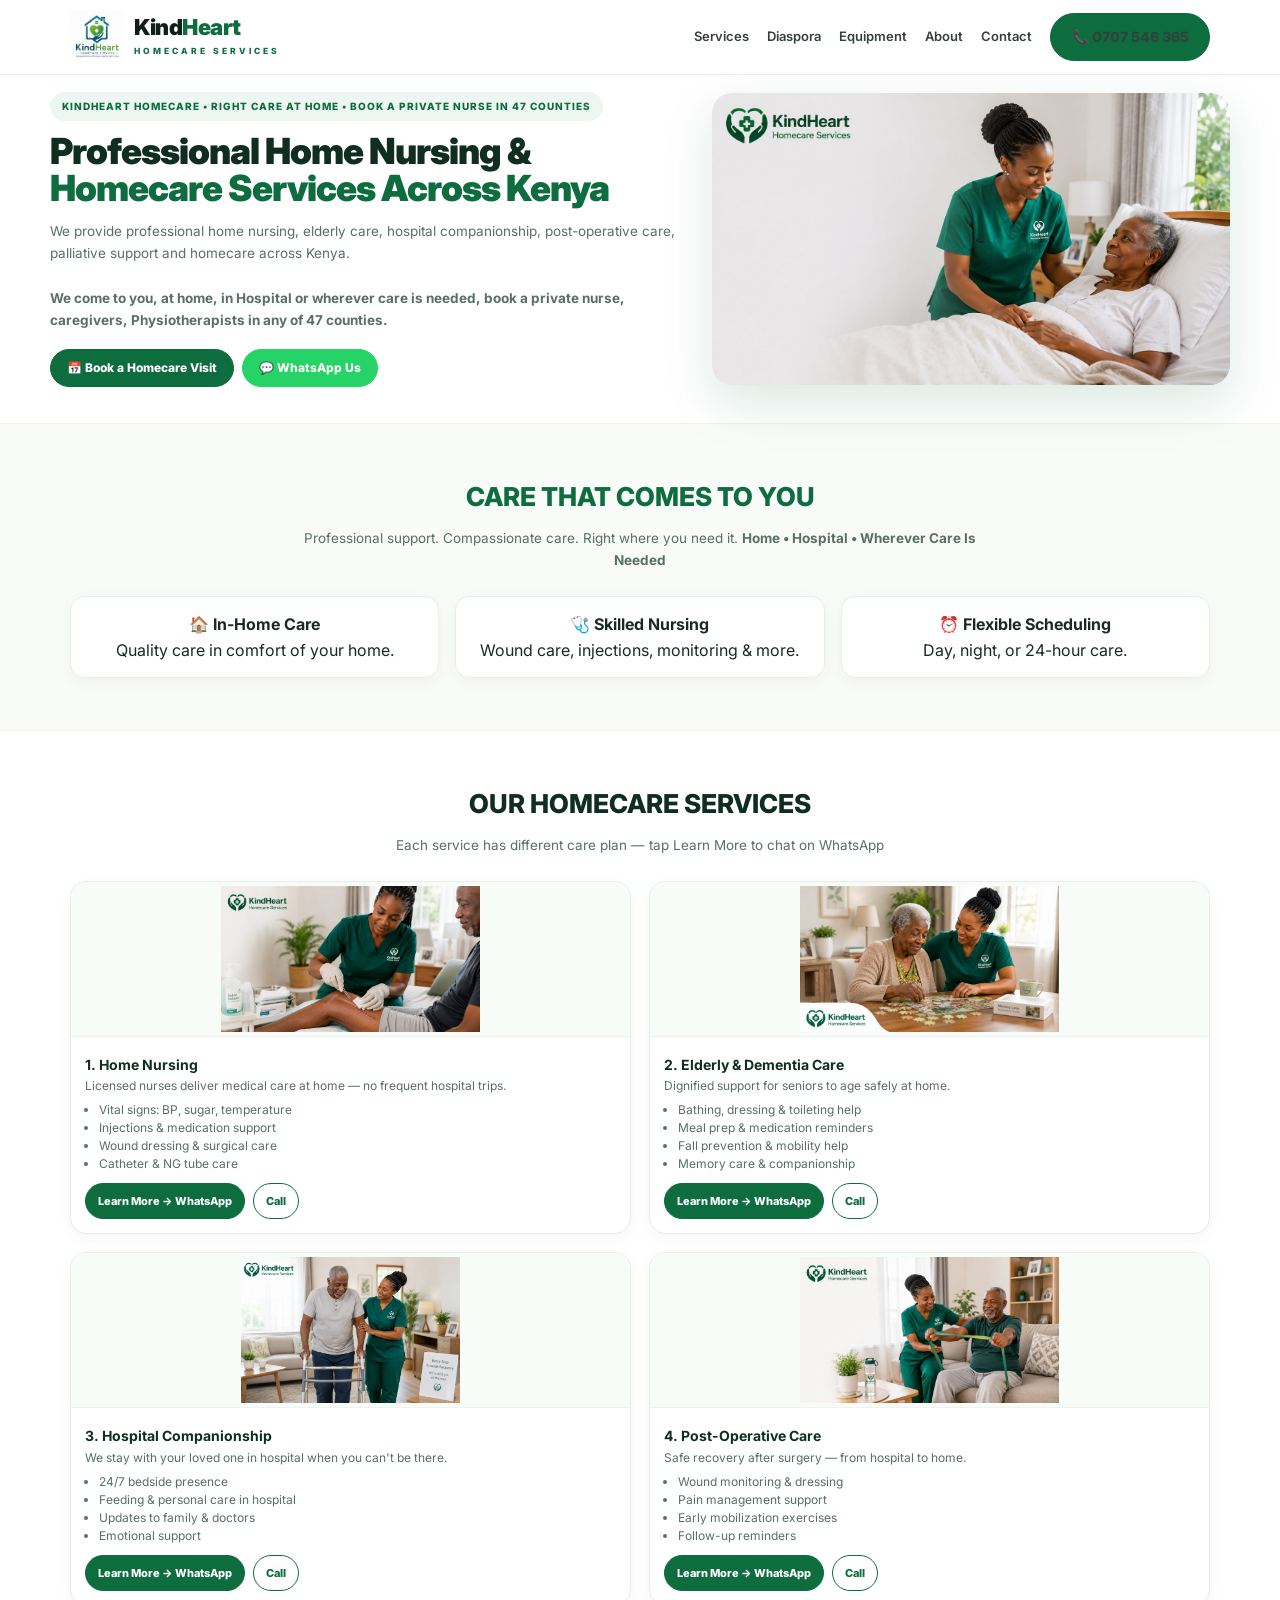
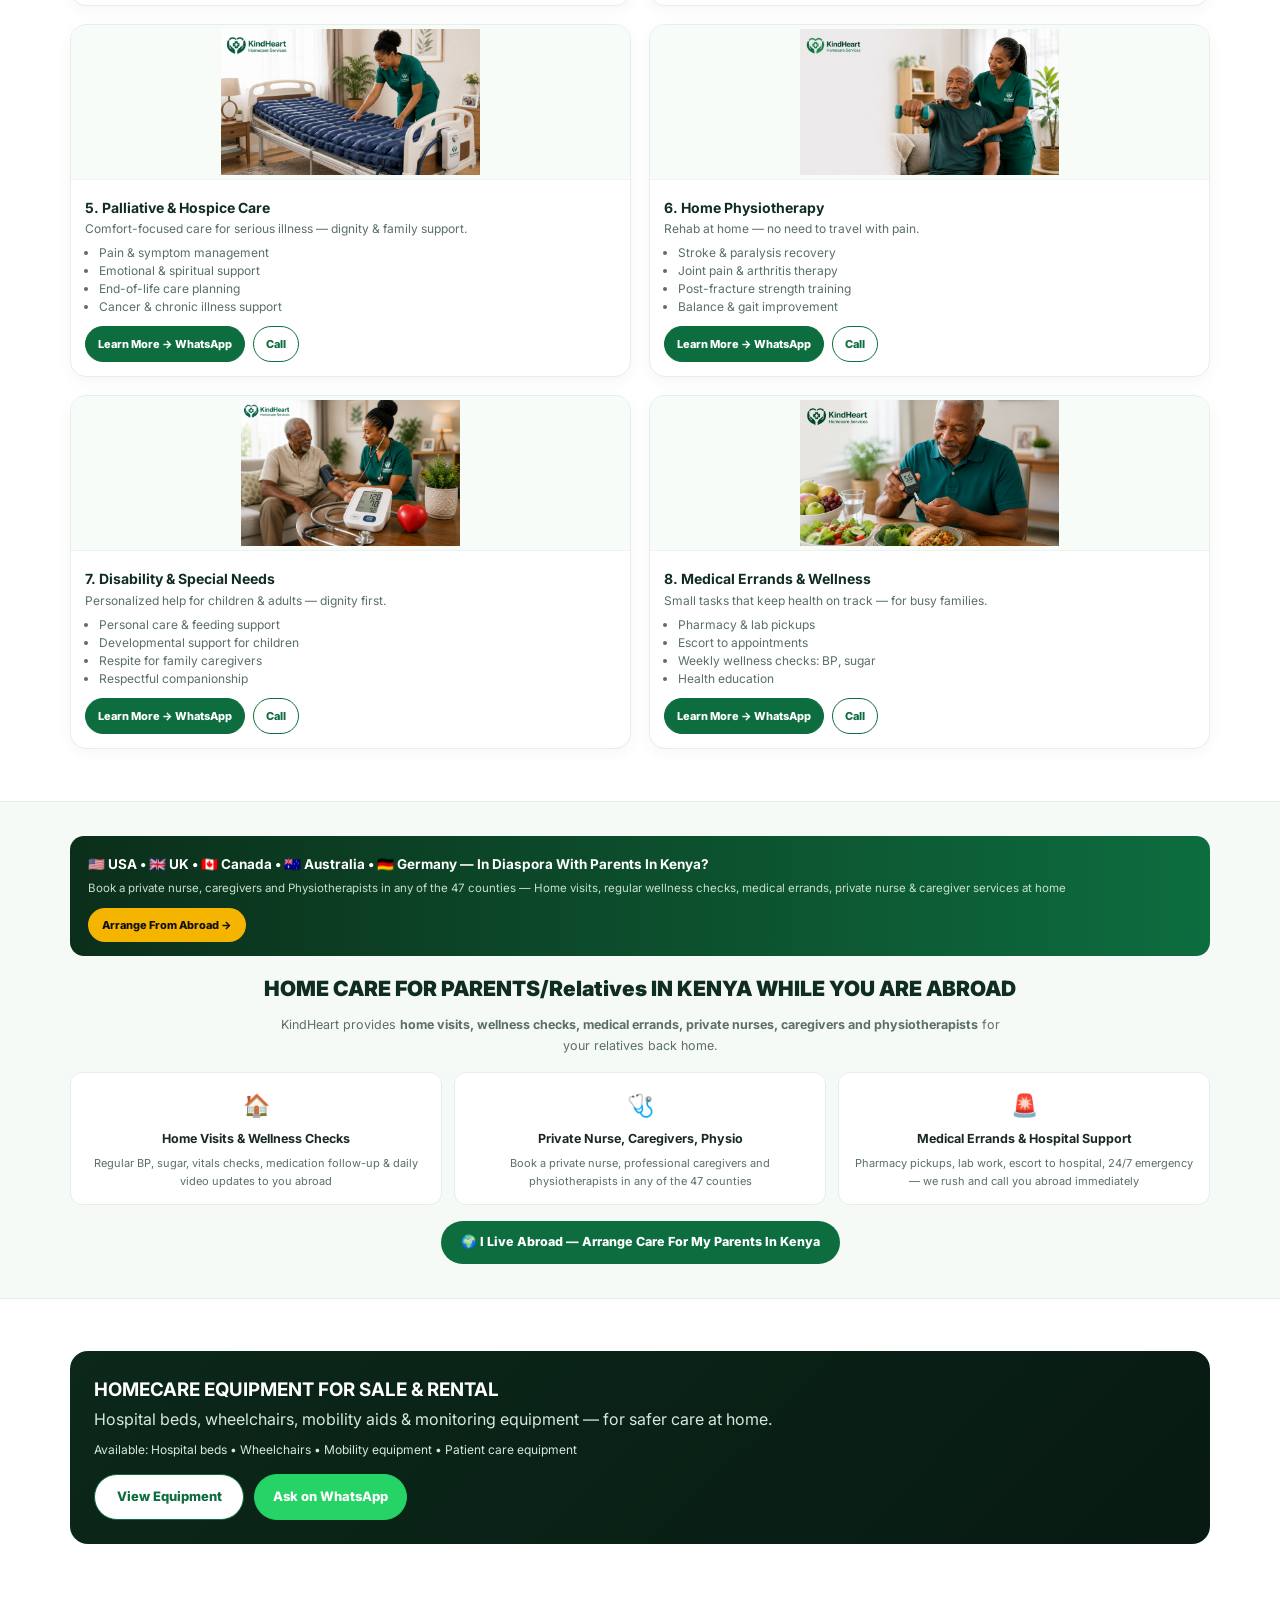
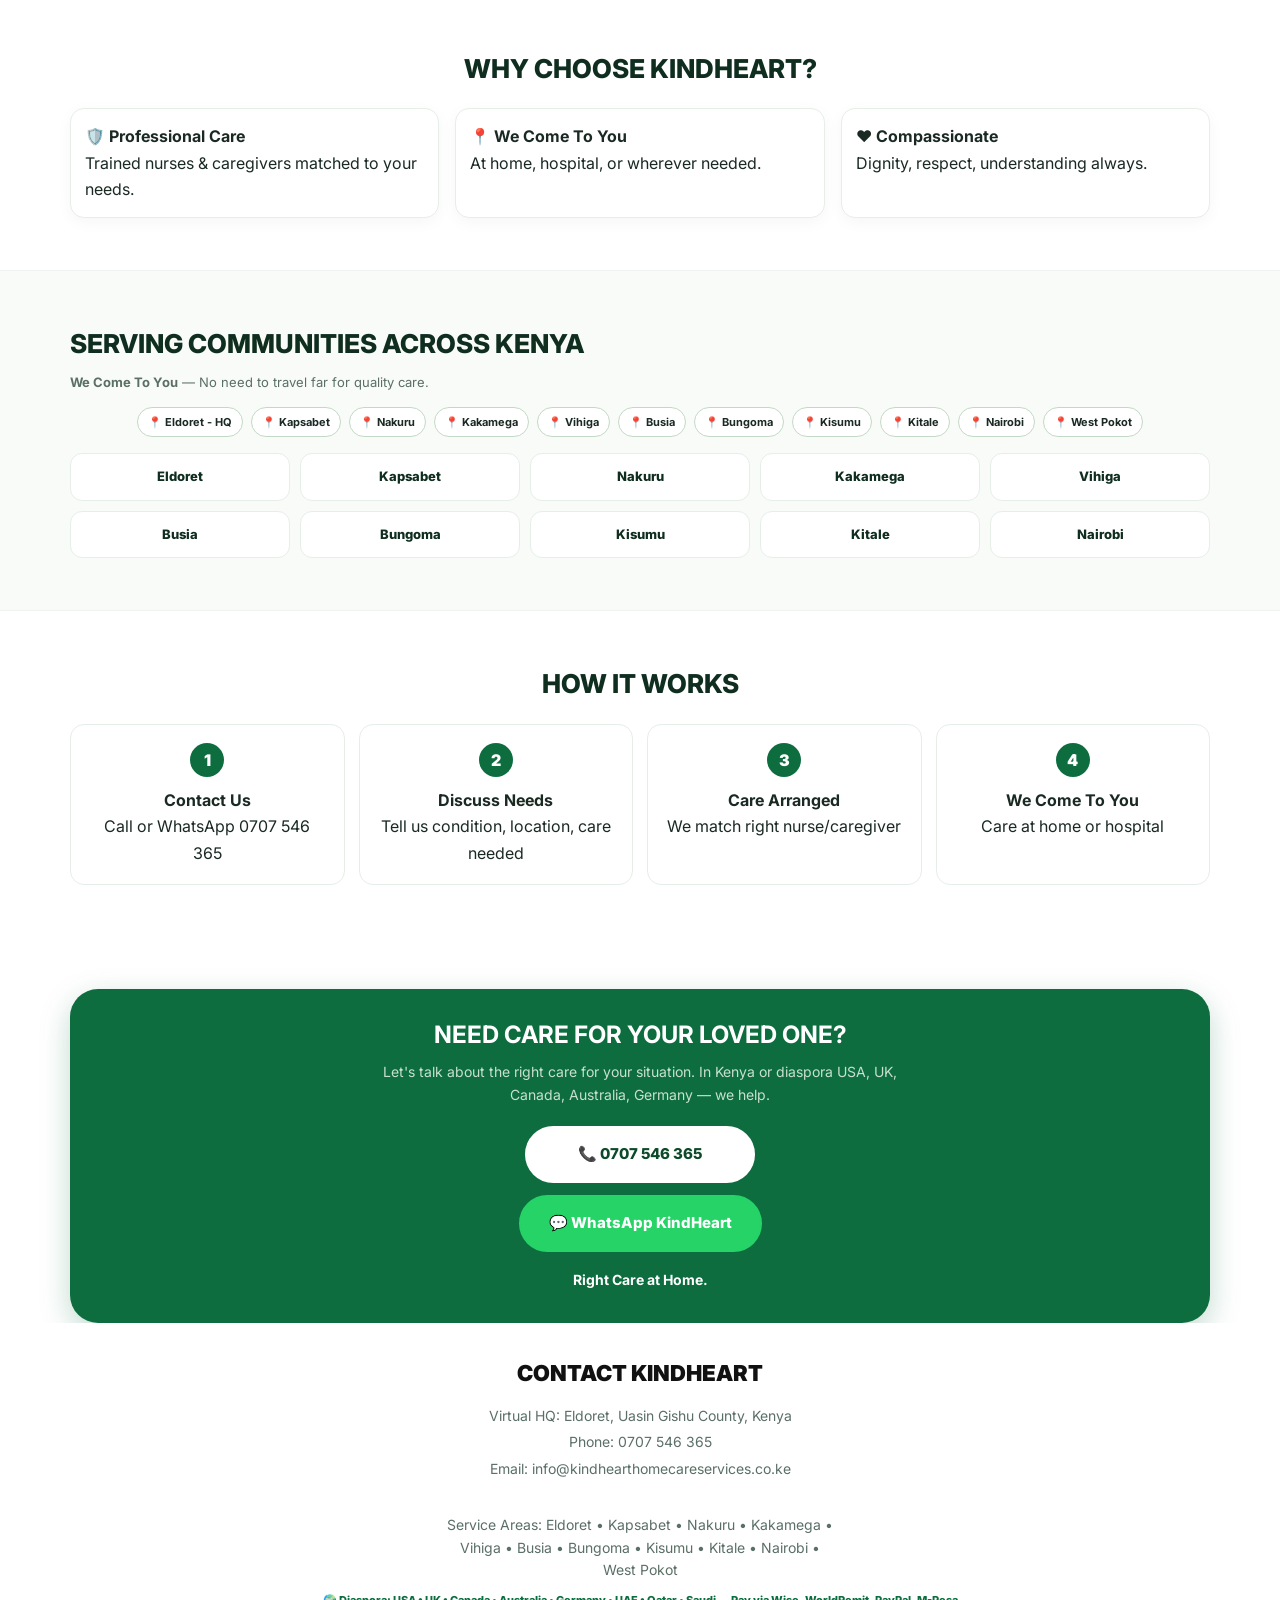
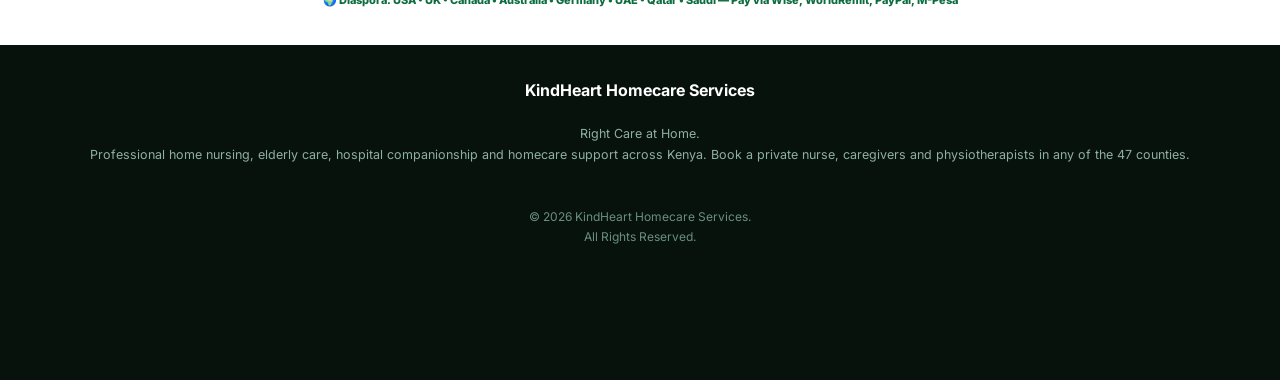
<file: index.html>
<!DOCTYPE html>
<html lang="en">
<head>
<meta charset="UTF-8">
<meta name="viewport" content="width=device-width,initial-scale=1,maximum-scale=5">
<title>KindHeart Homecare Services Kenya | Homebased Nursing care Provider</title>
<meta name="description" content="Professional home nursing, elderly care, hospital companionship, post-operative care, palliative and homecare services across Kenya. We come to you, at home, in Hospital or wherever care is needed, book a private nurse, caregivers, Physiotherapists in any of 47 counties. Call 0707 546 365">
<meta name="robots" content="index, follow">
<meta property="og:title" content="KindHeart Homecare Services Kenya">
<meta property="og:description" content="Right Care at Home. We come to you, at home, in Hospital or wherever care is needed, book a private nurse, caregivers, Physiotherapists in any of 47 counties. Call 0707 546 365">
<meta property="og:image" content="hero.jpg">
<link rel="canonical" href="https://kindhearthomecareservices.co.ke">
<link href="https://fonts.googleapis.com/css2?family=Inter:wght@400;600;700;800;900&display=swap" rel="stylesheet">
<script type="application/ld+json">
{"@context":"https://schema.org","@type":"MedicalBusiness","name":"KindHeart Homecare Services","telephone":"+254707546365","email":"info@kindhearthomecareservices.co.ke","url":"https://kindhearthomecareservices.co.ke","address":{"@type":"PostalAddress","addressLocality":"Eldoret","addressCountry":"KE"},"areaServed":["Eldoret","Kapsabet","Nakuru","Kakamega","Vihiga","Busia","Bungoma","Kisumu","Kitale","Nairobi","West Pokot","United States","United Kingdom","Canada","Australia","Germany"]}
</script>
<style>
:root{--green:#0d6d3f;--green2:#0a4e2d;--light:#eef6f1;--muted:#5a6f66;--border:#e6eee8}
*{box-sizing:border-box;margin:0;padding:0}body{font-family:Inter,system-ui,Arial,sans-serif;color:#1a2a23;background:#fff;line-height:1.65;-webkit-font-smoothing:antialiased}
a{text-decoration:none}img{max-width:100%;display:block}.container{max-width:1180px;margin:auto;padding:0 20px}
header{position:sticky;top:0;z-index:100;background:rgba(255,255,255,.98);backdrop-filter:blur(12px);border-bottom:1px solid #e8efe9}
.head{max-width:1180px;margin:auto;padding:10px 20px;display:flex;align-items:center;justify-content:space-between;gap:12px}
.logo{display:flex;align-items:center;gap:10px}.logo img{height:54px}.logo b{font-size:22px;font-weight:900;color:#0d1f16;line-height:.9;letter-spacing:-.5px}.logo b span{color:var(--green)}.logo small{display:block;font-size:8.5px;letter-spacing:3px;font-weight:800;color:var(--green);margin-top:2px}
.nav{display:flex;gap:18px;align-items:center;font-size:13px;font-weight:600;color:#33413a}
.nav a{color:#33413a}
.call-tab{background:var(--green);color:#fff;padding:11px 20px;border-radius:32px;font-weight:800;font-size:14px;white-space:nowrap;display:inline-flex;align-items:center;gap:6px;justify-content:center;border:1.5px solid var(--green);min-width:160px;transition:.2s}
.call-tab:hover{background:var(--green2)}
.btn{background:var(--green);color:#fff;padding:11px 18px;border-radius:32px;font-weight:800;font-size:13px;white-space:nowrap;min-width:150px;text-align:center;display:inline-flex;justify-content:center;align-items:center;gap:6px;border:1.5px solid var(--green)}
.btn-light{background:#fff;color:var(--green)}.btn-wa{background:#25D366;border-color:#25D366}.btn-sm{padding:8px 12px;font-size:11px;min-width:auto;border-radius:18px}
#mobCall{display:none}
.hero{padding:16px 0 36px}.hero-grid{display:grid;grid-template-columns:1.1fr .9fr;gap:28px;align-items:center}
.kicker{background:var(--light);color:var(--green);display:inline-block;padding:6px 12px;border-radius:20px;font-size:10px;font-weight:800;letter-spacing:1px;margin-bottom:12px}
.hero h1{font-size:40px;line-height:1.05;letter-spacing:-1px;color:#0f2e1f;font-weight:900}.hero h1 span{color:var(--green)}.hero .lead{font-size:14.5px;color:var(--muted);margin:12px 0 18px}
.hero-img{border-radius:20px;overflow:hidden;box-shadow:0 18px 50px rgba(13,109,63,.15);background:#fff;display:flex;align-items:center;justify-content:center}.hero-img img{width:100%;height:auto;max-height:540px;object-fit:contain;object-position:center top}
.hero-actions{display:flex;gap:10px;flex-wrap:wrap}section{padding:52px 0}.section-light{background:#f9fbf8;border-top:1px solid #eef3ef;border-bottom:1px solid #eef3ef}
.h2{font-size:26px;font-weight:800;text-align:center;color:#0f2e1f}.sub{color:var(--muted);text-align:center;max-width:700px;margin:8px auto 24px;font-size:13.5px}
.cards-3{display:grid;grid-template-columns:repeat(3,1fr);gap:16px}.card-soft{background:#fff;border:1px solid var(--border);border-radius:14px;padding:20px;text-align:center;box-shadow:0 4px 16px rgba(0,0,0,.04)}
.services-grid{display:grid;grid-template-columns:repeat(2,1fr);gap:18px}
.svc{background:#fff;border:1px solid var(--border);border-radius:16px;overflow:hidden;box-shadow:0 4px 16px rgba(0,0,0,.04);display:flex;flex-direction:column;transition:.2s}
.svc:hover{transform:translateY(-3px);box-shadow:0 10px 24px rgba(0,0,0,.08)}
.svc img{width:100%;height:210px;object-fit:contain;background:#f8fcf9;padding:6px;border-bottom:1px solid #eef3ef}
.svc-content{padding:14px}.svc b{font-size:14px;color:#0f2e1f}.svc p,.svc li{font-size:12px;color:#5a6f66;line-height:1.5}.svc ul{margin:6px 0 0 14px}.svc .actions{margin-top:10px;display:flex;gap:8px;flex-wrap:wrap}
.dark-card{background:linear-gradient(135deg,#0b281a,#081a12);color:#d7e8de;border-radius:18px;padding:24px}
.pills{display:flex;flex-wrap:wrap;gap:8px;justify-content:center;margin-top:14px}.pill{background:#fff;border:1.5px solid #c3d9c5;padding:7px 12px;border-radius:20px;font-size:12px;font-weight:700}
.loc-grid{display:grid;grid-template-columns:repeat(5,1fr);gap:10px;margin-top:16px}
.loc{background:#fff;border:1px solid var(--border);border-radius:12px;padding:14px 8px;text-align:center;display:flex;align-items:center;justify-content:center}
.loc b{font-size:13px;color:#0f2e1f;font-weight:800}
.steps{display:grid;grid-template-columns:repeat(4,1fr);gap:14px;margin-top:18px}.step{background:#fff;border:1px solid var(--border);border-radius:14px;padding:18px;text-align:center}.step .num{width:34px;height:34px;background:var(--green);color:#fff;border-radius:50%;display:flex;align-items:center;justify-content:center;font-weight:900;margin:0 auto 10px}
.cta-green{background:#0d6d3f;color:#fff;border-radius:28px;padding:32px 24px;text-align:center;box-shadow:0 10px 30px rgba(13,109,63,.25)}
.cta-green h2{color:#fff;font-size:24px;line-height:1.2}.cta-green p{color:#c8e0d0;font-size:14px;max-width:560px;margin:10px auto 0}
.cta-green .cta-actions{margin-top:20px;display:flex;flex-direction:column;gap:12px;align-items:center}
.cta-green .btn-call{background:#fff;color:#0d4a2a;padding:14px 28px;border-radius:32px;font-weight:800;font-size:15px;min-width:230px;border:2px solid #fff;display:inline-flex;justify-content:center;align-items:center;gap:8px}
.cta-green .btn-wa2{background:#25D366;color:#fff;padding:14px 28px;border-radius:32px;font-weight:800;font-size:15px;min-width:230px;border:2px solid #25D366;display:inline-flex;justify-content:center;align-items:center;gap:8px}
footer{background:#07120d;color:#8fb0a0;padding:0 0 100px;font-size:12.5px}.contact-block{background:#fff;padding:32px 0;text-align:center}.contact-block h3{font-size:22px;font-weight:900;color:#111;margin-bottom:14px}.contact-block p{font-size:14px;color:#5a6f66;line-height:1.6;margin:4px 0}.foot-grid{text-align:center;padding:32px 20px;background:#07120d}
.mobile-bar{position:fixed;bottom:0;left:0;right:0;background:rgba(255,255,255,.98);backdrop-filter:blur(12px);border-top:1px solid #e6eee8;display:none;padding:10px 12px;gap:10px;z-index:99;box-shadow:0 -8px 20px rgba(0,0,0,.08)}.mobile-bar .btn{flex:1;padding:14px;font-size:14px}

/* COMPUTER VIEW - REDUCE ICONS AND HERO TABS */
@media(min-width:981px){
.svc img{height:155px !important;padding:4px !important}
.cards-3 .card-soft{padding:14px !important}
.pill{padding:5px 10px;font-size:11px}
.loc{padding:12px 6px}
.hero-actions{justify-content:flex-start;gap:8px !important}
.hero-actions .btn{padding:8px 16px !important;font-size:12px !important;min-width:auto !important;width:auto !important;border-radius:20px !important}
.hero h1{font-size:36px !important}
.hero .lead{font-size:13.5px !important}
.hero-img img{max-height:420px !important}
}
@media(max-width:980px){
.nav{display:none}#mobCall{display:inline-flex}
.container{padding:0 14px}.hero{padding:10px 0 28px}.hero-grid{grid-template-columns:1fr;display:flex;flex-direction:column;gap:16px}.hero-grid>div:first-child{order:2;width:100%}.hero-img{order:1;width:100%}.hero-img img{max-height:none;height:auto}.hero h1{font-size:28px;line-height:1.1}.hero .lead{font-size:14px}.hero-actions{flex-direction:column}.hero-actions .btn{width:100%;padding:15px;font-size:14px}
section{padding:36px 0}.h2{font-size:22px}.cards-3,.services-grid,.steps{grid-template-columns:1fr;gap:12px}.loc-grid{grid-template-columns:repeat(2,1fr);gap:10px}.loc{padding:14px 8px}.loc b{font-size:14px}.svc img{height:200px}.contact-block{padding:24px 14px}.contact-block p{font-size:13px}.mobile-bar{display:flex}footer{padding-bottom:100px}
.head{padding:10px 14px}.logo img{height:46px}.logo b{font-size:19px}.call-tab{min-width:auto;padding:10px 16px;font-size:13px}
#diaspora .diaspora-3{grid-template-columns:1fr !important}
}
</style>
</head>
<body>
<header>
<div class="head">
<div class="logo"><img src="logo.png" alt="KindHeart Homecare"><div><b>Kind<span>Heart</span></b><small>HOMECARE SERVICES</small></div></div>
<div class="nav">
<a href="#services">Services</a>
<a href="#diaspora">Diaspora</a>
<a href="#equipment">Equipment</a>
<a href="#about">About</a>
<a href="#contact">Contact</a>
<a class="call-tab" href="tel:+254707546365">📞 0707 546 365</a>
</div>
<a class="call-tab" href="tel:+254707546365" id="mobCall">📞 0707 546 365</a>
</div>
</header>

<div class="container hero"><div class="hero-grid"><div><div class="kicker">KINDHEART HOMECARE • RIGHT CARE AT HOME • BOOK A PRIVATE NURSE IN 47 COUNTIES</div><h1>Professional Home Nursing & <span>Homecare Services Across Kenya</span></h1><p class="lead">We provide professional home nursing, elderly care, hospital companionship, post-operative care, palliative support and homecare across Kenya.<br><br><b>We come to you, at home, in Hospital or wherever care is needed, book a private nurse, caregivers, Physiotherapists in any of 47 counties.</b></p><div class="hero-actions"><a class="btn" href="tel:+254707546365">📅 Book a Homecare Visit</a><a class="btn btn-wa" href="https://wa.me/254707546365?text=Hello%20KindHeart%2C%20I%20need%20homecare">💬 WhatsApp Us</a></div></div><div class="hero-img"><img src="hero.jpg" alt="KindHeart home nursing Kenya"></div></div></div>

<section class="section-light"><div class="container"><h2 class="h2" style="color:var(--green)">CARE THAT COMES TO YOU</h2><p class="sub">Professional support. Compassionate care. Right where you need it. <b>Home • Hospital • Wherever Care Is Needed</b></p><div class="cards-3"><div class="card-soft"><b>🏠 In-Home Care</b><p>Quality care in comfort of your home.</p></div><div class="card-soft"><b>🩺 Skilled Nursing</b><p>Wound care, injections, monitoring & more.</p></div><div class="card-soft"><b>⏰ Flexible Scheduling</b><p>Day, night, or 24-hour care.</p></div></div></div></section>

<section id="services"><div class="container"><h2 class="h2">OUR HOMECARE SERVICES</h2><p class="sub">Each service has different care plan — tap Learn More to chat on WhatsApp</p><div class="services-grid">
<div class="svc"><img src="wound-care.jpg" alt="Home Nursing"><div class="svc-content"><b>1. Home Nursing</b><p>Licensed nurses deliver medical care at home — no frequent hospital trips.</p><ul><li>Vital signs: BP, sugar, temperature</li><li>Injections & medication support</li><li>Wound dressing & surgical care</li><li>Catheter & NG tube care</li></ul><div class="actions"><a class="btn btn-sm" href="https://wa.me/254707546365?text=Hello%20KindHeart%2C%20I%20need%20HOME%20NURSING%20in%20my%20area.">Learn More → WhatsApp</a><a class="btn btn-light btn-sm" href="tel:+254707546365">Call</a></div></div></div>
<div class="svc"><img src="dementia-care.jpg" alt="Elderly Care"><div class="svc-content"><b>2. Elderly & Dementia Care</b><p>Dignified support for seniors to age safely at home.</p><ul><li>Bathing, dressing & toileting help</li><li>Meal prep & medication reminders</li><li>Fall prevention & mobility help</li><li>Memory care & companionship</li></ul><div class="actions"><a class="btn btn-sm" href="https://wa.me/254707546365?text=Hello%20KindHeart%2C%20I%20need%20ELDERLY%20CARE">Learn More → WhatsApp</a><a class="btn btn-light btn-sm" href="tel:+254707546365">Call</a></div></div></div>
<div class="svc"><img src="post-hospital-recovery.jpg" alt="Hospital Companionship"><div class="svc-content"><b>3. Hospital Companionship</b><p>We stay with your loved one in hospital when you can't be there.</p><ul><li>24/7 bedside presence</li><li>Feeding & personal care in hospital</li><li>Updates to family & doctors</li><li>Emotional support</li></ul><div class="actions"><a class="btn btn-sm" href="https://wa.me/254707546365?text=Hello%20KindHeart%2C%20I%20need%20HOSPITAL%20COMPANIONSHIP">Learn More → WhatsApp</a><a class="btn btn-light btn-sm" href="tel:+254707546365">Call</a></div></div></div>
<div class="svc"><img src="home-physiotherapy.jpg" alt="Post-Operative Care"><div class="svc-content"><b>4. Post-Operative Care</b><p>Safe recovery after surgery — from hospital to home.</p><ul><li>Wound monitoring & dressing</li><li>Pain management support</li><li>Early mobilization exercises</li><li>Follow-up reminders</li></ul><div class="actions"><a class="btn btn-sm" href="https://wa.me/254707546365?text=Hello%20KindHeart%2C%20I%20need%20POST-OPERATIVE%20CARE">Learn More → WhatsApp</a><a class="btn btn-light btn-sm" href="tel:+254707546365">Call</a></div></div></div>
<div class="svc"><img src="pressure-sores.jpg" alt="Palliative Care"><div class="svc-content"><b>5. Palliative & Hospice Care</b><p>Comfort-focused care for serious illness — dignity & family support.</p><ul><li>Pain & symptom management</li><li>Emotional & spiritual support</li><li>End-of-life care planning</li><li>Cancer & chronic illness support</li></ul><div class="actions"><a class="btn btn-sm" href="https://wa.me/254707546365?text=Hello%20KindHeart%2C%20I%20need%20PALLIATIVE%20CARE">Learn More → WhatsApp</a><a class="btn btn-light btn-sm" href="tel:+254707546365">Call</a></div></div></div>
<div class="svc"><img src="stroke-recovery.jpg" alt="Physiotherapy"><div class="svc-content"><b>6. Home Physiotherapy</b><p>Rehab at home — no need to travel with pain.</p><ul><li>Stroke & paralysis recovery</li><li>Joint pain & arthritis therapy</li><li>Post-fracture strength training</li><li>Balance & gait improvement</li></ul><div class="actions"><a class="btn btn-sm" href="https://wa.me/254707546365?text=Hello%20KindHeart%2C%20I%20need%20HOME%20PHYSIOTHERAPY">Learn More → WhatsApp</a><a class="btn btn-light btn-sm" href="tel:+254707546365">Call</a></div></div></div>
<div class="svc"><img src="nursing.jpg" alt="Disability Support"><div class="svc-content"><b>7. Disability & Special Needs</b><p>Personalized help for children & adults — dignity first.</p><ul><li>Personal care & feeding support</li><li>Developmental support for children</li><li>Respite for family caregivers</li><li>Respectful companionship</li></ul><div class="actions"><a class="btn btn-sm" href="https://wa.me/254707546365?text=Hello%20KindHeart%2C%20I%20need%20DISABILITY%20SUPPORT">Learn More → WhatsApp</a><a class="btn btn-light btn-sm" href="tel:+254707546365">Call</a></div></div></div>
<div class="svc"><img src="diabetes.png" alt="Medical Errands"><div class="svc-content"><b>8. Medical Errands & Wellness</b><p>Small tasks that keep health on track — for busy families.</p><ul><li>Pharmacy & lab pickups</li><li>Escort to appointments</li><li>Weekly wellness checks: BP, sugar</li><li>Health education</li></ul><div class="actions"><a class="btn btn-sm" href="https://wa.me/254707546365?text=Hello%20KindHeart%2C%20I%20need%20MEDICAL%20ERRANDS">Learn More → WhatsApp</a><a class="btn btn-light btn-sm" href="tel:+254707546365">Call</a></div></div></div>
</div></div></section>

<!-- DIASPORA SECTION - UPDATED WITH SPECIFIC SERVICES -->
<section id="diaspora" style="background:#f6faf7;border-top:1px solid #e4efe6;border-bottom:1px solid #e4efe6;padding:34px 0">
<div class="container">
<div style="background:linear-gradient(90deg,#0b2e1a,#0d6d3f);color:#fff;padding:14px 18px;border-radius:14px;display:flex;align-items:center;justify-content:space-between;gap:12px;flex-wrap:wrap;margin-bottom:16px">
<div><b style="font-size:13.5px">🇺🇸 USA • 🇬🇧 UK • 🇨🇦 Canada • 🇦🇺 Australia • 🇩🇪 Germany — In Diaspora With Parents In Kenya?</b><br><span style="font-size:11.5px;color:#c8e0d0;line-height:1.4;display:block;margin-top:4px">Book a private nurse, caregivers and Physiotherapists in any of the 47 counties — Home visits, regular wellness checks, medical errands, private nurse & caregiver services at home</span></div>
<a href="https://wa.me/254707546365?text=Hello%20KindHeart%2C%20I%20am%20in%20DIASPORA%20i%20need%20a%20nurse%20for%20my%20relative%20in%20Kenya" style="background:#f5b400;color:#111;padding:8px 14px;border-radius:20px;font-weight:800;font-size:11px;white-space:nowrap">Arrange From Abroad →</a>
</div>
<h2 style="font-size:21px;font-weight:900;text-align:center;color:#0f2e1f">HOME CARE FOR PARENTS/Relatives IN KENYA WHILE YOU ARE ABROAD</h2>
<p style="text-align:center;font-size:12.5px;color:#5a6f66;max-width:720px;margin:8px auto 16px">KindHeart provides <b>home visits, wellness checks, medical errands, private nurses, caregivers and physiotherapists</b> for your relatives back home.</p>
<div class="diaspora-3" style="display:grid;grid-template-columns:repeat(3,1fr);gap:12px">
<div style="background:#fff;border:1px solid #e6eee8;border-radius:12px;padding:14px;text-align:center"><div style="font-size:22px">🏠</div><b style="font-size:12.5px;display:block;margin:5px 0">Home Visits & Wellness Checks</b><p style="font-size:11px;color:#5a6f66">Regular BP, sugar, vitals checks, medication follow-up & daily video updates to you abroad</p></div>
<div style="background:#fff;border:1px solid #e6eee8;border-radius:12px;padding:14px;text-align:center"><div style="font-size:22px">🩺</div><b style="font-size:12.5px;display:block;margin:5px 0">Private Nurse, Caregivers, Physio</b><p style="font-size:11px;color:#5a6f66">Book a private nurse, professional caregivers and physiotherapists in any of the 47 counties</p></div>
<div style="background:#fff;border:1px solid #e6eee8;border-radius:12px;padding:14px;text-align:center"><div style="font-size:22px">🚨</div><b style="font-size:12.5px;display:block;margin:5px 0">Medical Errands & Hospital Support</b><p style="font-size:11px;color:#5a6f66">Pharmacy pickups, lab work, escort to hospital, 24/7 emergency — we rush and call you abroad immediately</p></div>
</div>
<div style="text-align:center;margin-top:16px">
<a href="https://wa.me/254707546365?text=Hello%20KindHeart%2C%20I%20live%20in%20DIASPORA%20i%need%20home%20care%20services%20for%20my%20parents%20in%20Kenya" style="background:#0d6d3f;color:#fff;padding:11px 20px;border-radius:28px;font-weight:800;font-size:12.5px;display:inline-block">🌍 I Live Abroad — Arrange Care For My Parents In Kenya</a>
</div>
</div>
</section>

<section id="equipment"><div class="container"><div class="dark-card"><h3 style="color:#fff">HOMECARE EQUIPMENT FOR SALE & RENTAL</h3><p>Hospital beds, wheelchairs, mobility aids & monitoring equipment — for safer care at home.</p><p style="margin-top:8px;font-size:12px">Available: Hospital beds • Wheelchairs • Mobility equipment • Patient care equipment</p><div style="display:flex;gap:10px;margin-top:14px;flex-wrap:wrap"><a class="btn" style="background:#fff;color:var(--green)" href="https://wa.me/254707546365?text=Hello%20KindHeart%2C%20I%20want%20EQUIPMENT">View Equipment</a><a class="btn btn-wa" href="https://wa.me/254707546365?text=Hello%20KindHeart%2C%20I%20need%20equipment">Ask on WhatsApp</a></div></div></div></section>

<section id="about"><div class="container"><h2 class="h2">WHY CHOOSE KINDHEART?</h2><div class="cards-3" style="margin-top:18px"><div class="card-soft" style="text-align:left"><b>🛡️ Professional Care</b><p>Trained nurses & caregivers matched to your needs.</p></div><div class="card-soft" style="text-align:left"><b>📍 We Come To You</b><p>At home, hospital, or wherever needed.</p></div><div class="card-soft" style="text-align:left"><b>❤️ Compassionate</b><p>Dignity, respect, understanding always.</p></div></div></div></section>

<section class="section-light"><div class="container"><h2 class="h2" style="text-align:left">SERVING COMMUNITIES ACROSS KENYA</h2><p style="font-size:13px;color:var(--muted);margin-top:6px"><b>We Come To You</b> — No need to travel far for quality care.</p><div class="pills"><span class="pill">📍 Eldoret - HQ</span><span class="pill">📍 Kapsabet</span><span class="pill">📍 Nakuru</span><span class="pill">📍 Kakamega</span><span class="pill">📍 Vihiga</span><span class="pill">📍 Busia</span><span class="pill">📍 Bungoma</span><span class="pill">📍 Kisumu</span><span class="pill">📍 Kitale</span><span class="pill">📍 Nairobi</span><span class="pill">📍 West Pokot</span></div>
<div class="loc-grid">
<div class="loc"><b>Eldoret</b></div>
<div class="loc"><b>Kapsabet</b></div>
<div class="loc"><b>Nakuru</b></div>
<div class="loc"><b>Kakamega</b></div>
<div class="loc"><b>Vihiga</b></div>
<div class="loc"><b>Busia</b></div>
<div class="loc"><b>Bungoma</b></div>
<div class="loc"><b>Kisumu</b></div>
<div class="loc"><b>Kitale</b></div>
<div class="loc"><b>Nairobi</b></div>
</div>
</div></section>

<section id="how"><div class="container"><h2 class="h2">HOW IT WORKS</h2><div class="steps"><div class="step"><div class="num">1</div><b>Contact Us</b><p>Call or WhatsApp 0707 546 365</p></div><div class="step"><div class="num">2</div><b>Discuss Needs</b><p>Tell us condition, location, care needed</p></div><div class="step"><div class="num">3</div><b>Care Arranged</b><p>We match right nurse/caregiver</p></div><div class="step"><div class="num">4</div><b>We Come To You</b><p>Care at home or hospital</p></div></div></div></section>

<section id="contact" style="padding-bottom:0"><div class="container">
<div class="cta-green">
<h2>NEED CARE FOR YOUR LOVED ONE?</h2>
<p>Let's talk about the right care for your situation. In Kenya or diaspora USA, UK, Canada, Australia, Germany — we help.</p>
<div class="cta-actions">
<a class="btn-call" href="tel:+254707546365">📞 0707 546 365</a>
<a class="btn-wa2" href="https://wa.me/254707546365">💬 WhatsApp KindHeart</a>
</div>
<p style="margin-top:16px;font-size:14px;font-weight:700;color:#fff">Right Care at Home.</p>
</div>
</div>
<div class="contact-block">
<h3>CONTACT KINDHEART</h3>
<p>Virtual HQ: Eldoret, Uasin Gishu County, Kenya</p>
<p>Phone: 0707 546 365</p>
<p>Email: info@kindhearthomecareservices.co.ke</p>
<br>
<p>Service Areas: Eldoret • Kapsabet • Nakuru • Kakamega •<br>Vihiga • Busia • Bungoma • Kisumu • Kitale • Nairobi •<br>West Pokot</p>
<p style="margin-top:10px;font-size:11px;color:#0d6d3f;font-weight:800">🌍 Diaspora: USA • UK • Canada • Australia • Germany • UAE • Qatar • Saudi — Pay via Wise, WorldRemit, PayPal, M-Pesa</p>
</div>
</section>

<footer><div class="container"><div class="foot-grid"><b style="color:#fff;font-size:16px">KindHeart Homecare Services</b><br><br><span style="color:#8fb0a0">Right Care at Home.<br>Professional home nursing, elderly care, hospital companionship and homecare support across Kenya. Book a private nurse, caregivers and physiotherapists in any of the 47 counties.</span><br><br><br><span style="color:#6a8f7e;font-size:12px">© 2026 KindHeart Homecare Services.<br>All Rights Reserved.</span></div></div></footer>

<div class="mobile-bar"><a class="btn" href="tel:+254707546365">📞 Call Now</a><a class="btn btn-wa" href="https://wa.me/254707546365">💬 WhatsApp</a></div>
</body>
</html>
</file>
